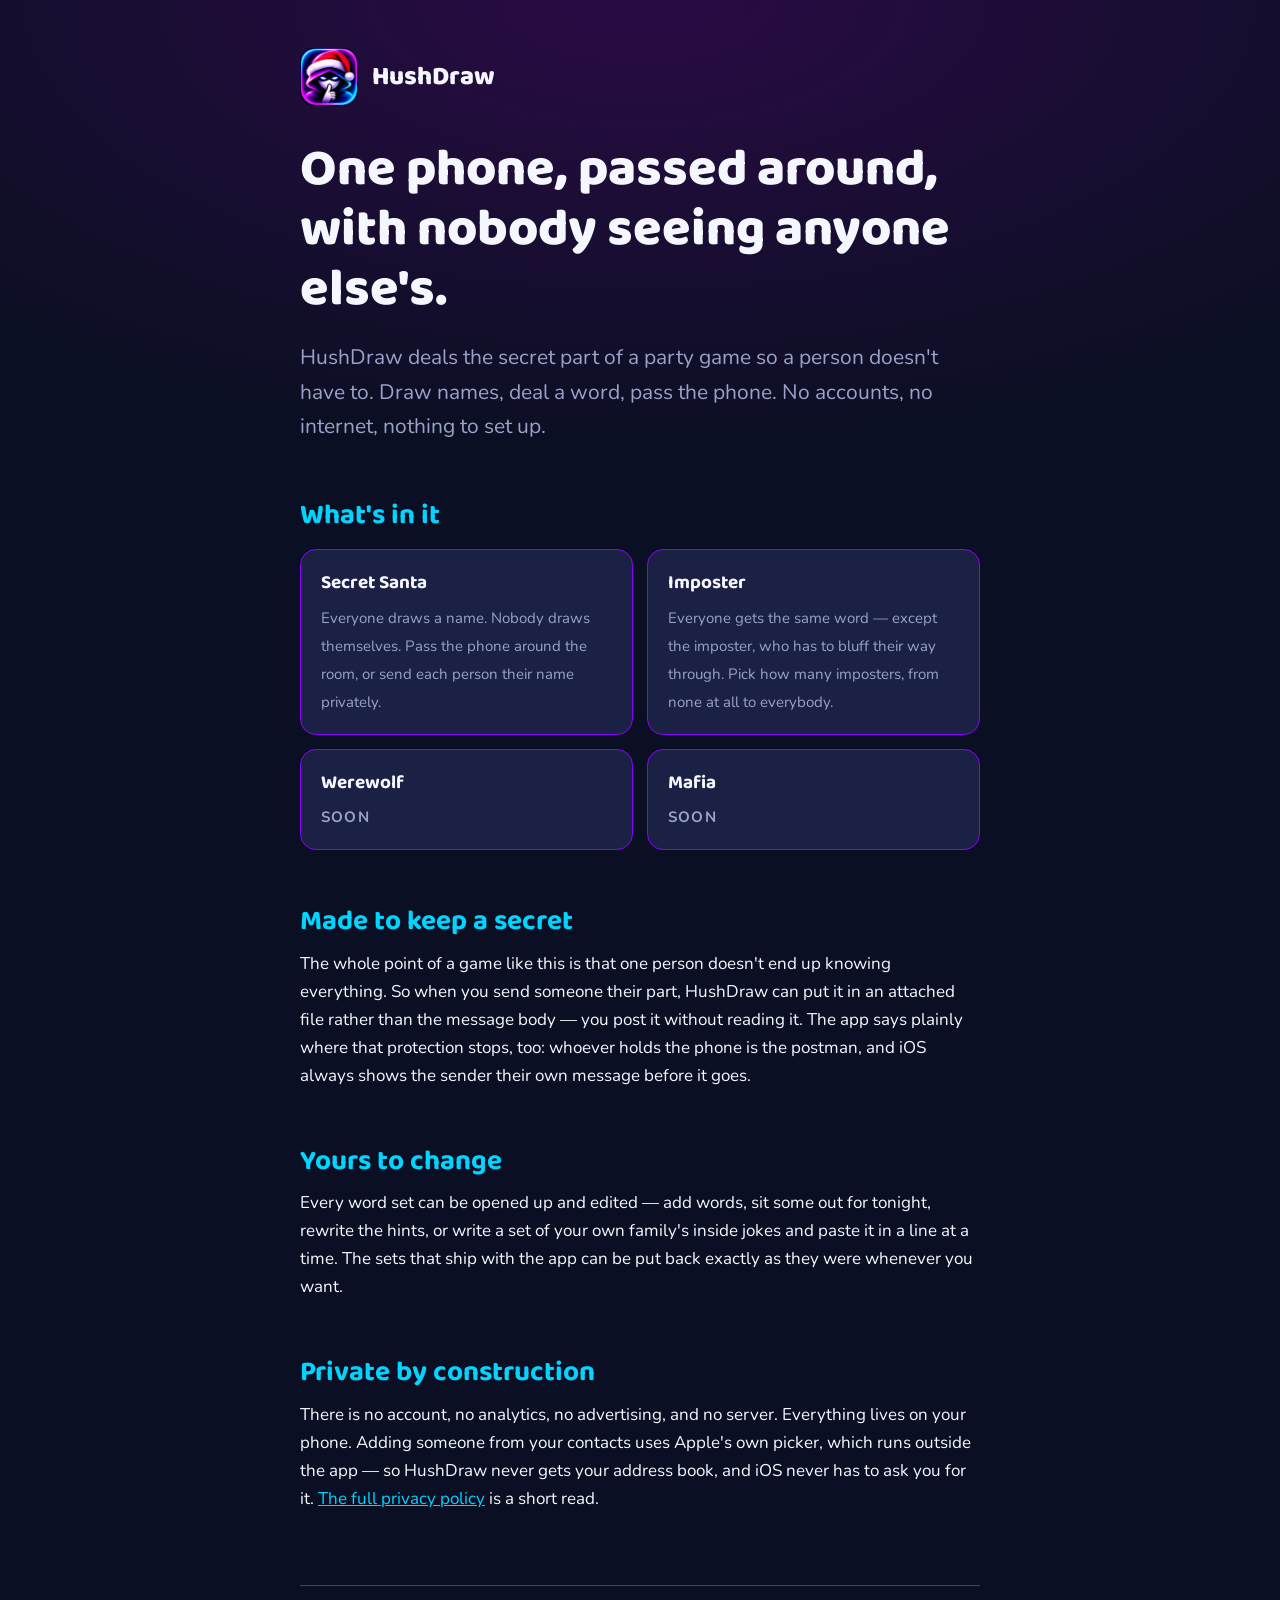
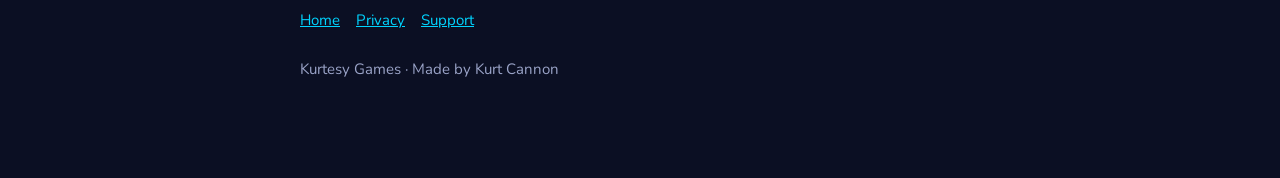
<file: index.html>
<!doctype html>
<html lang="en">
<head>
<meta charset="utf-8">
<meta name="viewport" content="width=device-width,initial-scale=1">
<link rel="preconnect" href="https://fonts.googleapis.com">
<link rel="preconnect" href="https://fonts.gstatic.com" crossorigin>
<link href="https://fonts.googleapis.com/css2?family=Baloo+2:wght@600;700;800&family=Nunito:wght@400;600;700&display=swap" rel="stylesheet">
<link rel="stylesheet" href="shared.css">
<link rel="icon" href="icon.png">
<title>HushDraw &middot; Pass-the-phone party games</title>
<meta name="description" content="HushDraw deals secret draws and secret words on one phone. Secret Santa and Imposter, with nothing to sign up for.">
</head>
<body><div class="wrap">
<header class="top"><img src="icon.png" alt=""><b>HushDraw</b></header>

<h1>One phone, passed around, with nobody seeing anyone else's.</h1>
<p class="lede">HushDraw deals the secret part of a party game so a person doesn't have to.
Draw names, deal a word, pass the phone. No accounts, no internet, nothing to set up.</p>

<h2>What's in it</h2>
<ul class="games">
  <li><b>Secret Santa</b><span>Everyone draws a name. Nobody draws themselves. Pass the
  phone around the room, or send each person their name privately.</span></li>
  <li><b>Imposter</b><span>Everyone gets the same word &mdash; except the imposter, who has
  to bluff their way through. Pick how many imposters, from none at all to everybody.</span></li>
  <li><b>Werewolf</b><span class="soon">Soon</span></li>
  <li><b>Mafia</b><span class="soon">Soon</span></li>
</ul>

<h2>Made to keep a secret</h2>
<p>The whole point of a game like this is that one person doesn't end up knowing everything.
So when you send someone their part, HushDraw can put it in an attached file rather than the
message body &mdash; you post it without reading it. The app says plainly where that
protection stops, too: whoever holds the phone is the postman, and iOS always shows the
sender their own message before it goes.</p>

<h2>Yours to change</h2>
<p>Every word set can be opened up and edited &mdash; add words, sit some out for tonight,
rewrite the hints, or write a set of your own family's inside jokes and paste it in a line at
a time. The sets that ship with the app can be put back exactly as they were whenever you
want.</p>

<h2>Private by construction</h2>
<p>There is no account, no analytics, no advertising, and no server. Everything lives on your
phone. Adding someone from your contacts uses Apple's own picker, which runs outside the app
&mdash; so HushDraw never gets your address book, and iOS never has to ask you for it.
<a href="privacy.html">The full privacy policy</a> is a short read.</p>

<footer><a href="./">Home</a><a href="privacy.html">Privacy</a><a href="support.html">Support</a><br><br>Kurtesy Games &middot; Made by Kurt Cannon</footer>
</div></body></html>
</file>
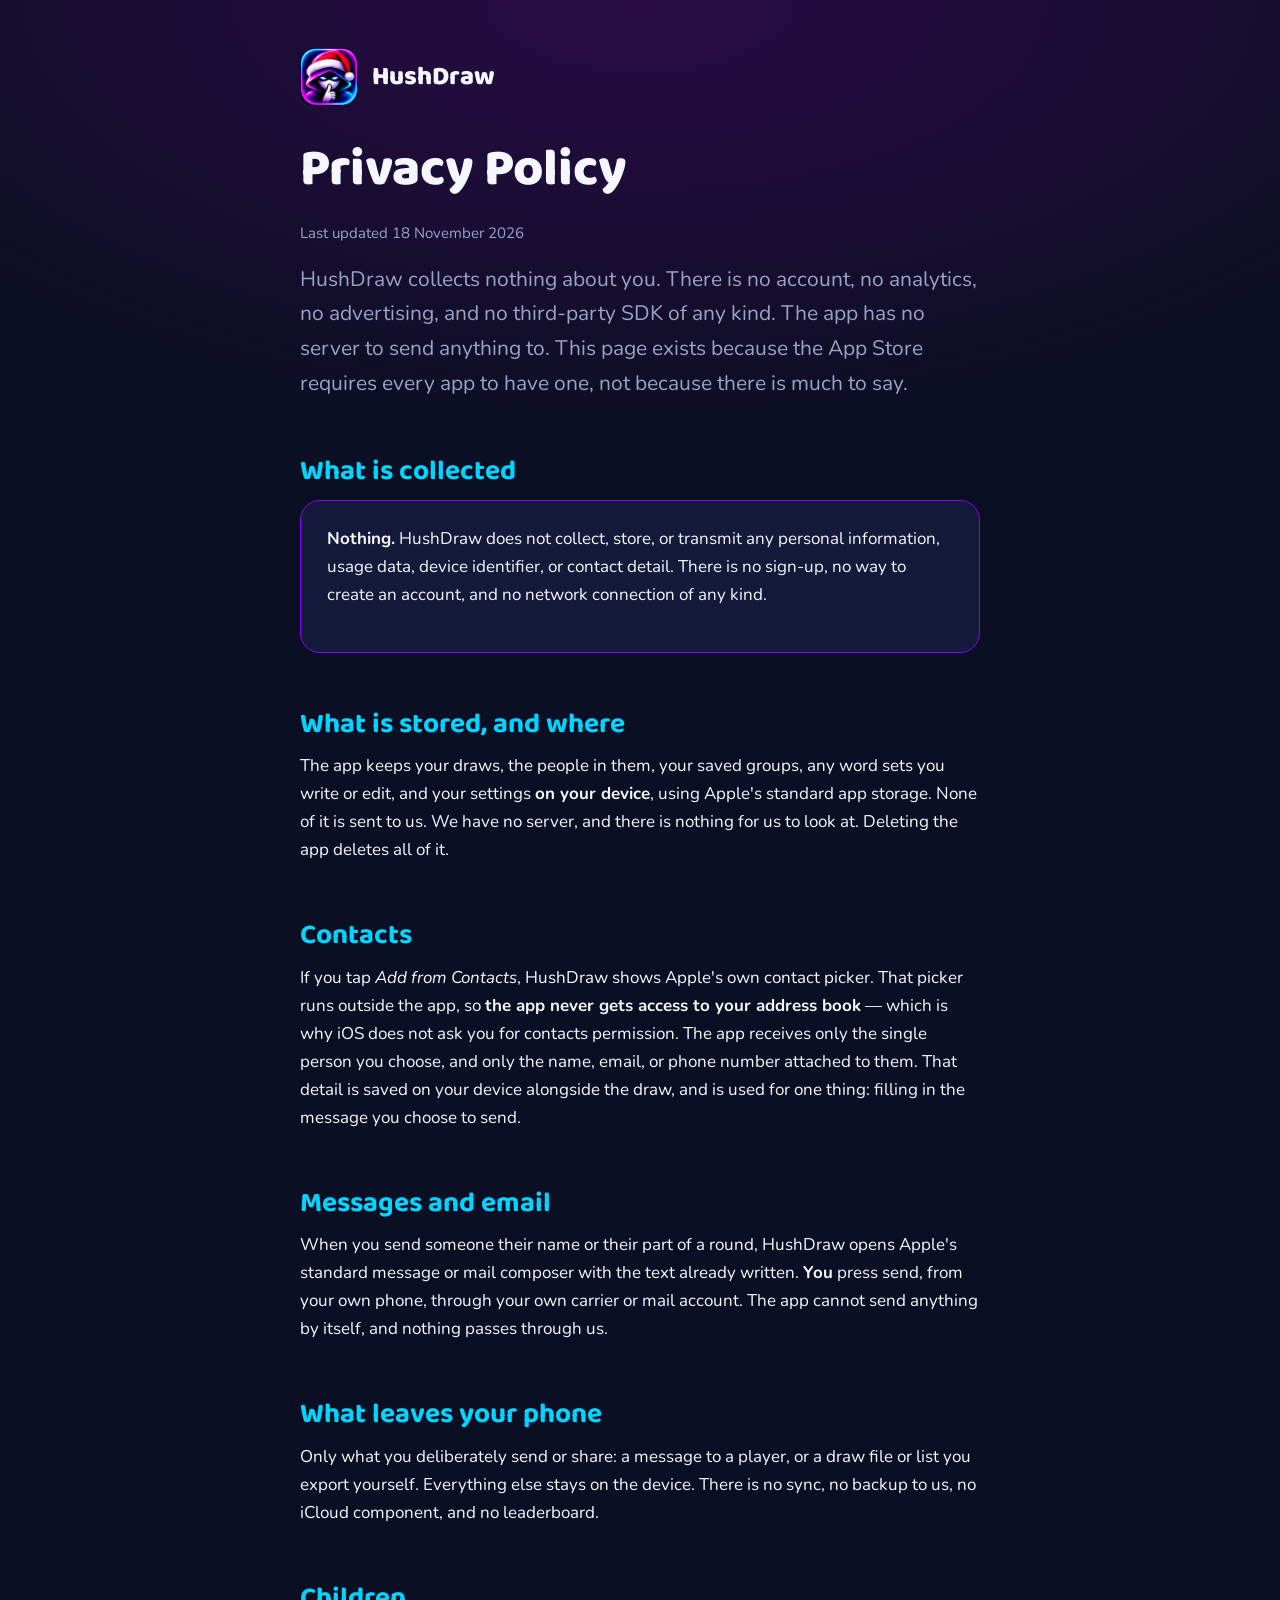
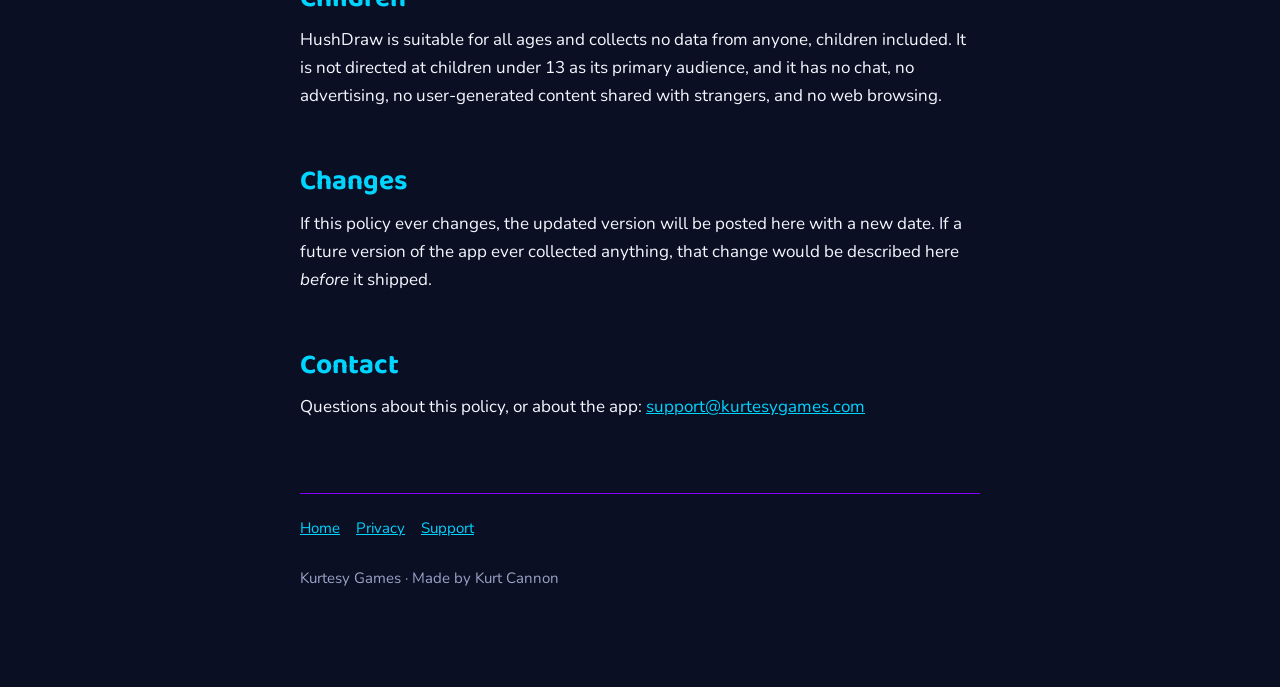
<file: privacy.html>
<!doctype html>
<html lang="en">
<head>
<meta charset="utf-8">
<meta name="viewport" content="width=device-width,initial-scale=1">
<link rel="preconnect" href="https://fonts.googleapis.com">
<link rel="preconnect" href="https://fonts.gstatic.com" crossorigin>
<link href="https://fonts.googleapis.com/css2?family=Baloo+2:wght@600;700;800&family=Nunito:wght@400;600;700&display=swap" rel="stylesheet">
<link rel="stylesheet" href="shared.css">
<link rel="icon" href="icon.png">
<title>Privacy Policy &middot; HushDraw</title>
</head>
<body><div class="wrap">
<header class="top"><img src="icon.png" alt=""><b>HushDraw</b></header>
<h1>Privacy Policy</h1>
<p class="meta">Last updated 18 November 2026</p>

<p class="lede">HushDraw collects nothing about you. There is no account, no analytics, no
advertising, and no third-party SDK of any kind. The app has no server to send anything to.
This page exists because the App Store requires every app to have one, not because there is
much to say.</p>

<h2>What is collected</h2>
<div class="card">
<p><strong>Nothing.</strong> HushDraw does not collect, store, or transmit any personal
information, usage data, device identifier, or contact detail. There is no sign-up, no way
to create an account, and no network connection of any kind.</p>
</div>

<h2>What is stored, and where</h2>
<p>The app keeps your draws, the people in them, your saved groups, any word sets you write
or edit, and your settings <strong>on your device</strong>, using Apple's standard app
storage. None of it is sent to us. We have no server, and there is nothing for us to look
at. Deleting the app deletes all of it.</p>

<h2>Contacts</h2>
<p>If you tap <em>Add from Contacts</em>, HushDraw shows Apple's own contact picker. That
picker runs outside the app, so <strong>the app never gets access to your address book</strong>
&mdash; which is why iOS does not ask you for contacts permission. The app receives only the
single person you choose, and only the name, email, or phone number attached to them. That
detail is saved on your device alongside the draw, and is used for one thing: filling in the
message you choose to send.</p>

<h2>Messages and email</h2>
<p>When you send someone their name or their part of a round, HushDraw opens Apple's standard
message or mail composer with the text already written. <strong>You</strong> press send, from
your own phone, through your own carrier or mail account. The app cannot send anything by
itself, and nothing passes through us.</p>

<h2>What leaves your phone</h2>
<p>Only what you deliberately send or share: a message to a player, or a draw file or list
you export yourself. Everything else stays on the device. There is no sync, no backup to us,
no iCloud component, and no leaderboard.</p>

<h2>Children</h2>
<p>HushDraw is suitable for all ages and collects no data from anyone, children included. It
is not directed at children under 13 as its primary audience, and it has no chat, no
advertising, no user-generated content shared with strangers, and no web browsing.</p>

<h2>Changes</h2>
<p>If this policy ever changes, the updated version will be posted here with a new date. If
a future version of the app ever collected anything, that change would be described here
<em>before</em> it shipped.</p>

<h2>Contact</h2>
<p>Questions about this policy, or about the app: <a href="mailto:support@kurtesygames.com">support@kurtesygames.com</a></p>

<footer><a href="./">Home</a><a href="privacy.html">Privacy</a><a href="support.html">Support</a><br><br>Kurtesy Games &middot; Made by Kurt Cannon</footer>
</div></body></html>
</file>
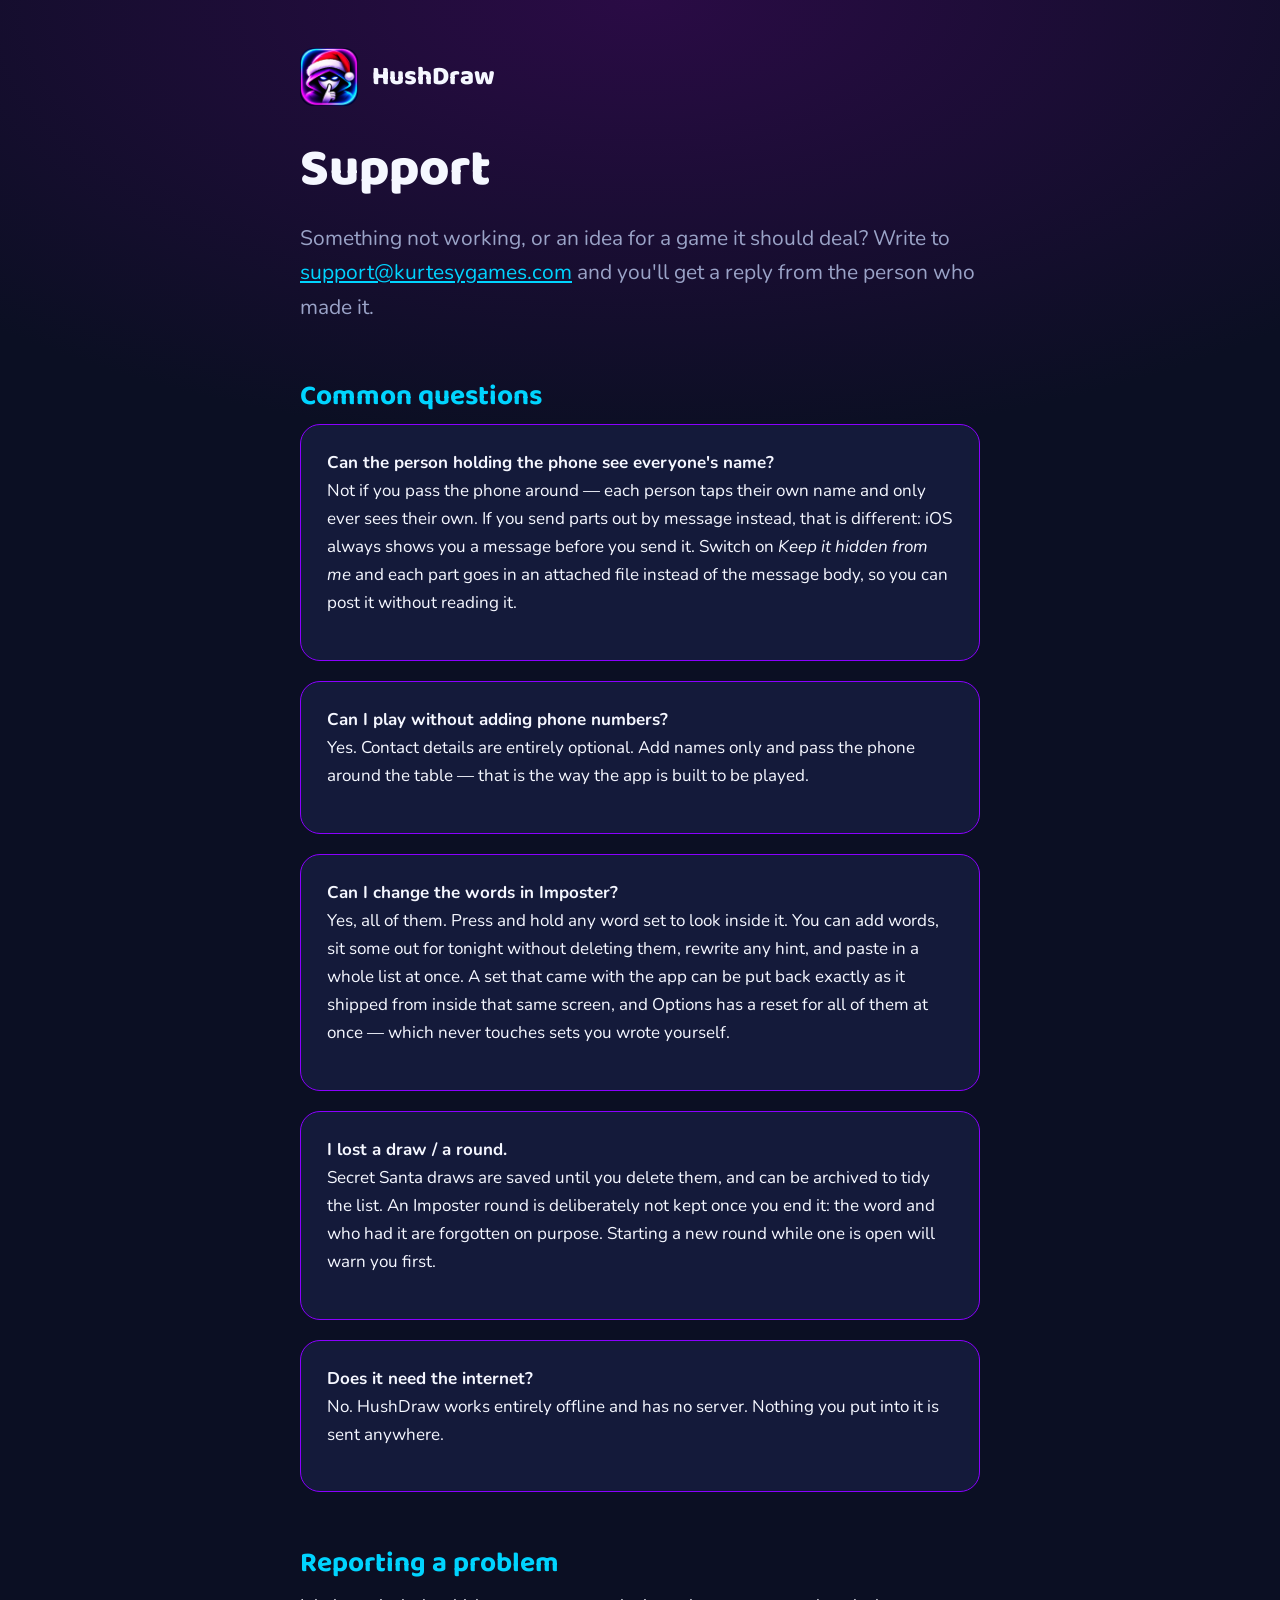
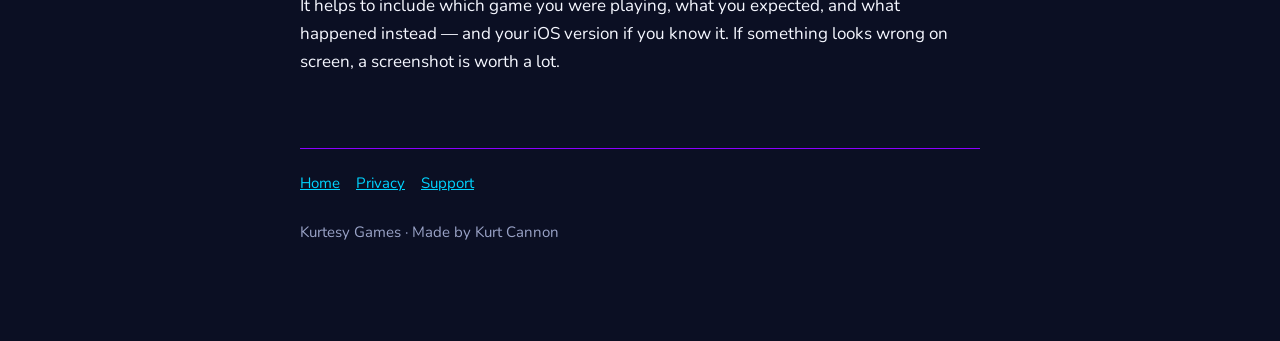
<file: support.html>
<!doctype html>
<html lang="en">
<head>
<meta charset="utf-8">
<meta name="viewport" content="width=device-width,initial-scale=1">
<link rel="preconnect" href="https://fonts.googleapis.com">
<link rel="preconnect" href="https://fonts.gstatic.com" crossorigin>
<link href="https://fonts.googleapis.com/css2?family=Baloo+2:wght@600;700;800&family=Nunito:wght@400;600;700&display=swap" rel="stylesheet">
<link rel="stylesheet" href="shared.css">
<link rel="icon" href="icon.png">
<title>Support &middot; HushDraw</title>
</head>
<body><div class="wrap">
<header class="top"><img src="icon.png" alt=""><b>HushDraw</b></header>
<h1>Support</h1>

<p class="lede">Something not working, or an idea for a game it should deal? Write to
<a href="mailto:support@kurtesygames.com">support@kurtesygames.com</a> and you'll get a reply from the
person who made it.</p>

<h2>Common questions</h2>

<div class="card">
<p><strong>Can the person holding the phone see everyone's name?</strong><br>
Not if you pass the phone around &mdash; each person taps their own name and only ever sees
their own. If you send parts out by message instead, that is different: iOS always shows you
a message before you send it. Switch on <em>Keep it hidden from me</em> and each part goes in
an attached file instead of the message body, so you can post it without reading it.</p>
</div>

<div class="card">
<p><strong>Can I play without adding phone numbers?</strong><br>
Yes. Contact details are entirely optional. Add names only and pass the phone around the
table &mdash; that is the way the app is built to be played.</p>
</div>

<div class="card">
<p><strong>Can I change the words in Imposter?</strong><br>
Yes, all of them. Press and hold any word set to look inside it. You can add words, sit some
out for tonight without deleting them, rewrite any hint, and paste in a whole list at once.
A set that came with the app can be put back exactly as it shipped from inside that same
screen, and Options has a reset for all of them at once &mdash; which never touches sets you
wrote yourself.</p>
</div>

<div class="card">
<p><strong>I lost a draw / a round.</strong><br>
Secret Santa draws are saved until you delete them, and can be archived to tidy the list.
An Imposter round is deliberately not kept once you end it: the word and who had it are
forgotten on purpose. Starting a new round while one is open will warn you first.</p>
</div>

<div class="card">
<p><strong>Does it need the internet?</strong><br>
No. HushDraw works entirely offline and has no server. Nothing you put into it is sent
anywhere.</p>
</div>

<h2>Reporting a problem</h2>
<p>It helps to include which game you were playing, what you expected, and what happened
instead &mdash; and your iOS version if you know it. If something looks wrong on screen, a
screenshot is worth a lot.</p>

<footer><a href="./">Home</a><a href="privacy.html">Privacy</a><a href="support.html">Support</a><br><br>Kurtesy Games &middot; Made by Kurt Cannon</footer>
</div></body></html>
</file>
<file: shared.css>
/* HushDraw's own Neon Mystery palette, so the site and the app read as one thing. */
:root{
  --bg:#0B0F23; --surface:#141A3A; --ink:#F5F7FF; --muted:#9AA3C7;
  --accent:#00D4FF; --hot:#FF00B8; --edge:#8A00FF; --tile:#1A2145;
}
*{box-sizing:border-box}
html{-webkit-text-size-adjust:100%}
body{
  margin:0; color:var(--ink);
  background:var(--bg);
  background-image:radial-gradient(120% 80% at 50% 0%, #2A0B45 0%, #0B0F23 62%);
  background-attachment:fixed;
  font:400 17px/1.65 Nunito,system-ui,-apple-system,"Segoe UI",sans-serif;
}
.wrap{max-width:720px; margin:0 auto; padding:48px 20px 96px}
h1,h2,h3{font-family:"Baloo 2",Nunito,system-ui,sans-serif; line-height:1.15; margin:0 0 .4em}
h1{font-size:clamp(34px,7vw,52px); font-weight:800}
h2{font-size:clamp(22px,4vw,28px); font-weight:700; margin-top:2em; color:var(--accent)}
p{margin:0 0 1.1em}
a{color:var(--accent)}
.lede{font-size:clamp(18px,2.6vw,21px); color:var(--muted)}
.card{background:var(--surface); border:1px solid var(--edge); border-radius:20px; padding:24px 26px; margin:0 0 20px}
.meta{color:var(--muted); font-size:15px}
ul{padding-left:1.2em} li{margin:.35em 0}
header.top{display:flex; align-items:center; gap:14px; margin-bottom:34px}
header.top img{width:58px; height:58px; border-radius:14px; display:block}
header.top b{font-family:"Baloo 2",sans-serif; font-size:26px; font-weight:800}
.games{display:grid; gap:14px; grid-template-columns:repeat(auto-fit,minmax(220px,1fr)); padding:0; list-style:none}
.games li{background:var(--tile); border:1px solid var(--edge); border-radius:16px; padding:18px 20px; margin:0}
.games b{display:block; font-family:"Baloo 2",sans-serif; font-size:19px; margin-bottom:4px}
.games span{color:var(--muted); font-size:15px}
.soon{color:var(--hot); font-size:13px; font-weight:700; letter-spacing:.08em; text-transform:uppercase}
footer{margin-top:72px; padding-top:22px; border-top:1px solid var(--edge); color:var(--muted); font-size:15px}
footer a{margin-right:16px}
</file>
